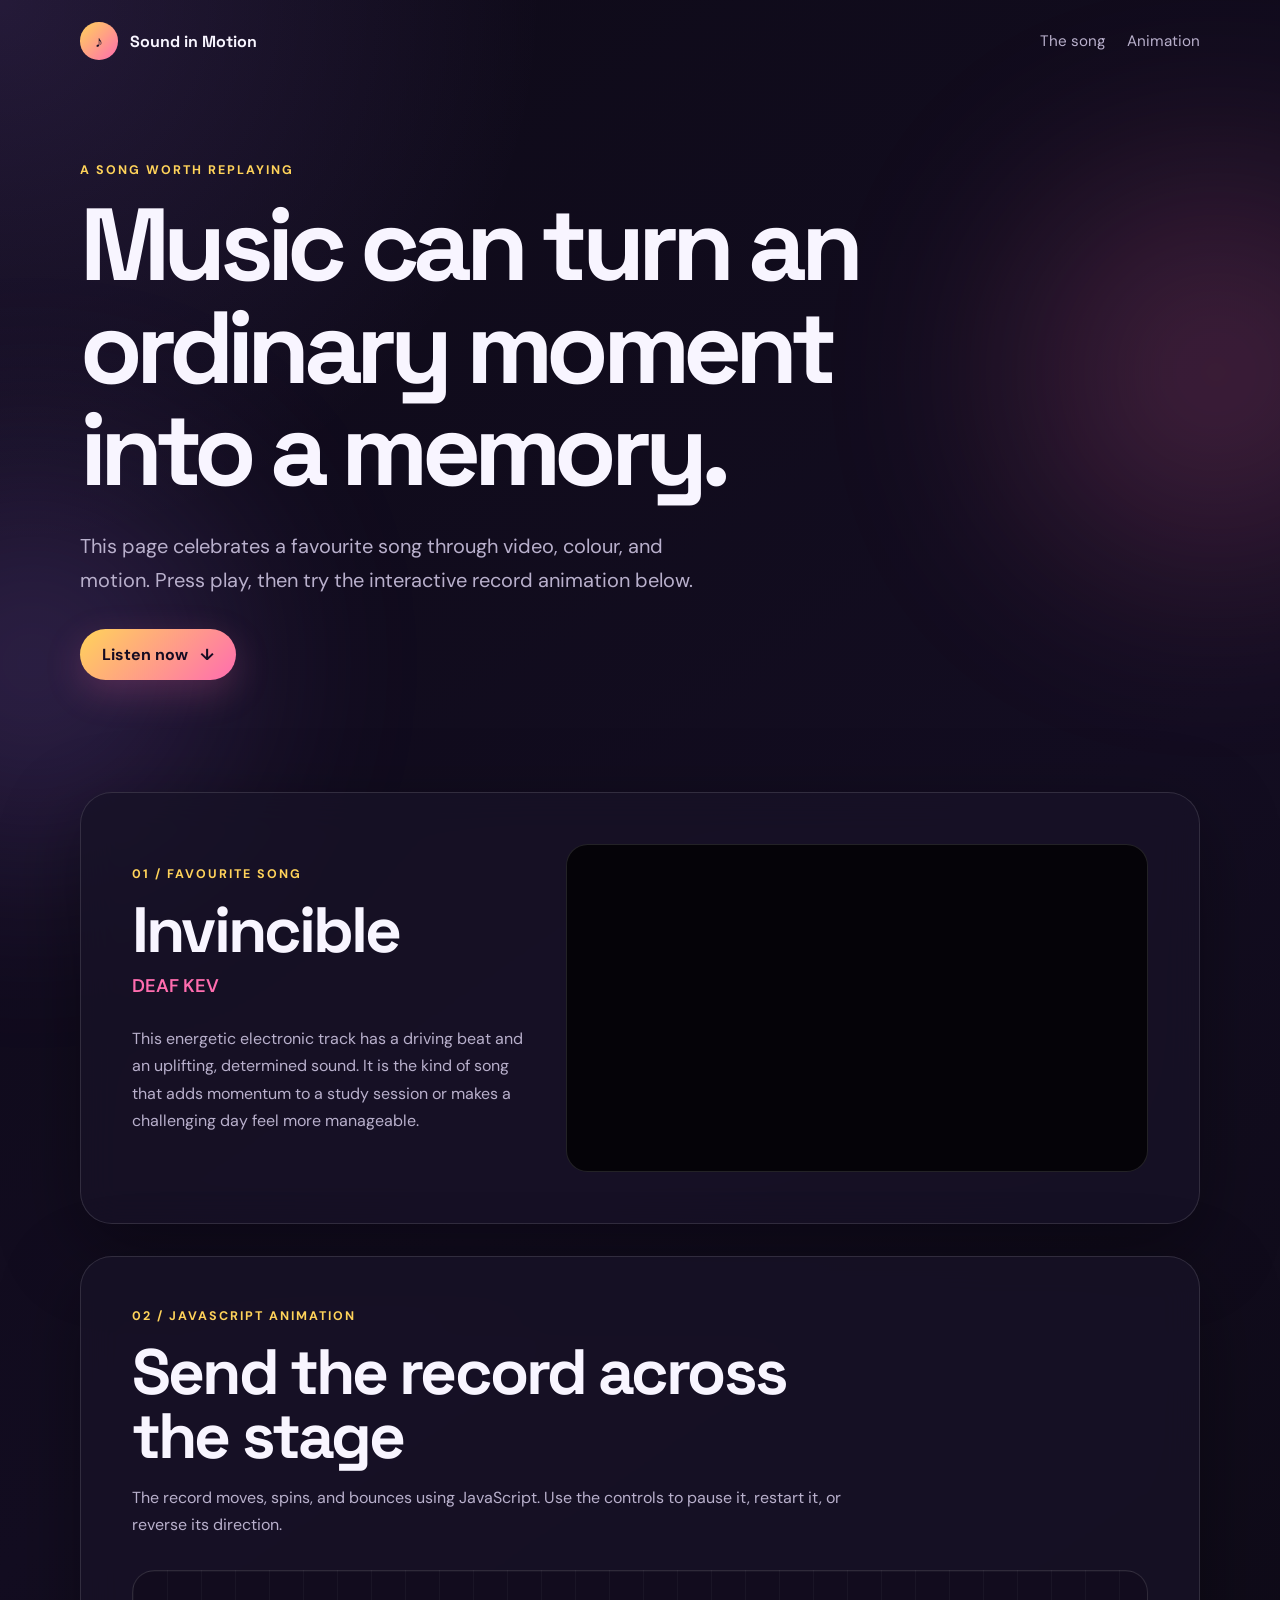
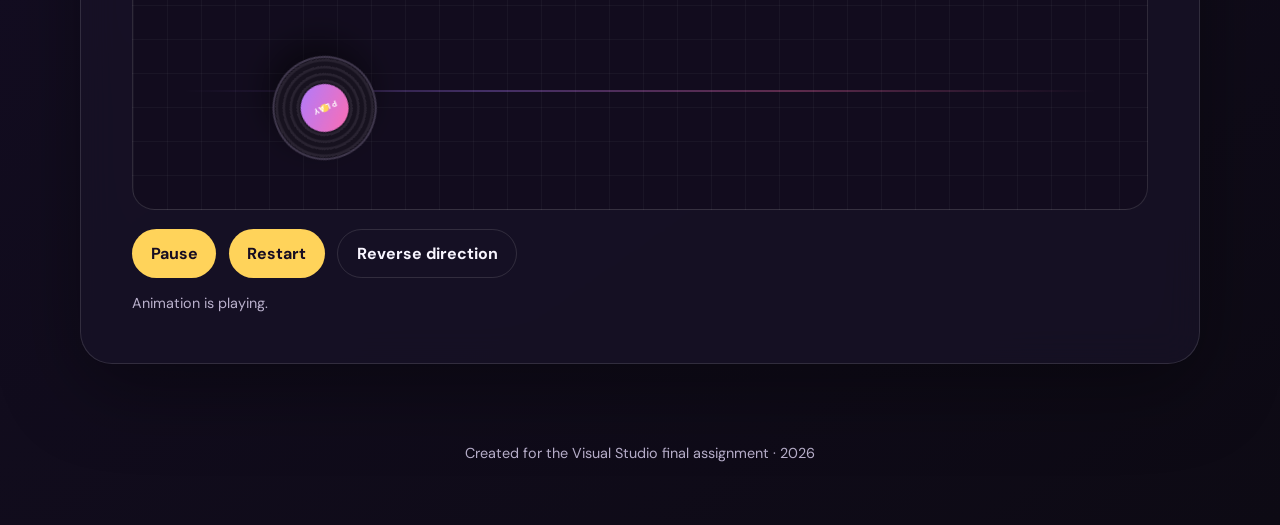
<file: wwwroot/index.html>
<!doctype html>
<html lang="en">
  <head>
    <meta charset="UTF-8" />
    <meta name="viewport" content="width=device-width, initial-scale=1.0" />
    <meta
      name="description"
      content="A music-themed webpage featuring an embedded YouTube video and an interactive JavaScript animation."
    />
    <title>Sound in Motion | My Favourite Song</title>
    <link rel="preconnect" href="https://fonts.googleapis.com" />
    <link rel="preconnect" href="https://fonts.gstatic.com" crossorigin />
    <link
      href="https://fonts.googleapis.com/css2?family=DM+Sans:wght@400;500;600;700&amp;family=Space+Grotesk:wght@500;600;700&amp;display=swap"
      rel="stylesheet"
    />
    <link rel="stylesheet" href="styles.css" />
  </head>
  <body>
    <div class="page-glow page-glow-one" aria-hidden="true"></div>
    <div class="page-glow page-glow-two" aria-hidden="true"></div>

    <header class="site-header">
      <a class="brand" href="#top" aria-label="Sound in Motion home">
        <span class="brand-mark" aria-hidden="true">♪</span>
        <span>Sound in Motion</span>
      </a>
      <nav aria-label="Main navigation">
        <a href="#song">The song</a>
        <a href="#animation">Animation</a>
      </nav>
    </header>

    <main id="top">
      <section class="hero" aria-labelledby="hero-title">
        <p class="eyebrow">A song worth replaying</p>
        <h1 id="hero-title">Music can turn an ordinary moment into a memory.</h1>
        <p class="hero-copy">
          This page celebrates a favourite song through video, colour, and motion.
          Press play, then try the interactive record animation below.
        </p>
        <a class="primary-button" href="#song">Listen now <span aria-hidden="true">↓</span></a>
      </section>

      <section class="song-card" id="song" aria-labelledby="song-title">
        <div class="song-intro">
          <p class="section-number">01 / Favourite song</p>
          <h2 id="song-title">Invincible</h2>
          <p class="artist">DEAF KEV</p>
          <p>
            This energetic electronic track has a driving beat and an uplifting,
            determined sound. It is the kind of song that adds momentum to a study
            session or makes a challenging day feel more manageable.
          </p>
        </div>

        <div class="video-frame">
          <iframe
            src="https://www.youtube.com/embed/J2X5mJ3HDYE?rel=0"
            title="Invincible by DEAF KEV on YouTube"
            loading="lazy"
            allow="accelerometer; autoplay; clipboard-write; encrypted-media; gyroscope; picture-in-picture; web-share"
            referrerpolicy="strict-origin-when-cross-origin"
            allowfullscreen
          ></iframe>
        </div>
      </section>

      <section class="animation-section" id="animation" aria-labelledby="animation-title">
        <div class="section-heading">
          <p class="section-number">02 / JavaScript animation</p>
          <h2 id="animation-title">Send the record across the stage</h2>
          <p>
            The record moves, spins, and bounces using JavaScript. Use the controls
            to pause it, restart it, or reverse its direction.
          </p>
        </div>

        <div class="animation-stage" id="animationStage">
          <div class="trail" aria-hidden="true"></div>
          <div class="record" id="record" role="img" aria-label="Animated vinyl record">
            <div class="record-ring"></div>
            <div class="record-label">PLAY</div>
          </div>
        </div>

        <div class="controls" aria-label="Animation controls">
          <button class="control-button" id="pauseButton" type="button">Pause</button>
          <button class="control-button" id="restartButton" type="button">Restart</button>
          <button class="control-button secondary" id="directionButton" type="button">
            Reverse direction
          </button>
        </div>
        <p class="status" id="animationStatus" aria-live="polite">Animation is playing.</p>
      </section>
    </main>

    <footer>
      <p>Created for the Visual Studio final assignment · <span id="year"></span></p>
    </footer>

    <script src="script.js"></script>
  </body>
</html>
</file>
<file: wwwroot/styles.css>
:root {
  --ink: #f8f5ff;
  --muted: #b9b0cc;
  --panel: rgba(24, 18, 39, 0.78);
  --panel-strong: #21182f;
  --line: rgba(255, 255, 255, 0.12);
  --purple: #ad7bff;
  --pink: #ff6daf;
  --yellow: #ffd35a;
  --bg: #0e0a18;
  --shadow: 0 24px 80px rgba(0, 0, 0, 0.36);
}

* {
  box-sizing: border-box;
}

html {
  scroll-behavior: smooth;
}

body {
  min-height: 100vh;
  margin: 0;
  overflow-x: hidden;
  color: var(--ink);
  background:
    radial-gradient(circle at top left, rgba(173, 123, 255, 0.14), transparent 34rem),
    linear-gradient(145deg, #0e0a18 0%, #130d21 52%, #0d0a14 100%);
  font-family: "DM Sans", sans-serif;
}

a {
  color: inherit;
}

.page-glow {
  position: fixed;
  z-index: -1;
  width: 24rem;
  height: 24rem;
  border-radius: 50%;
  filter: blur(110px);
  opacity: 0.2;
  pointer-events: none;
}

.page-glow-one {
  top: 20%;
  right: -8rem;
  background: var(--pink);
}

.page-glow-two {
  bottom: 5%;
  left: -10rem;
  background: var(--purple);
}

.site-header {
  display: flex;
  align-items: center;
  justify-content: space-between;
  width: min(1120px, calc(100% - 2rem));
  margin: 0 auto;
  padding: 1.4rem 0;
}

.brand {
  display: inline-flex;
  gap: 0.75rem;
  align-items: center;
  text-decoration: none;
  font-family: "Space Grotesk", sans-serif;
  font-weight: 700;
}

.brand-mark {
  display: grid;
  width: 2.35rem;
  height: 2.35rem;
  place-items: center;
  border-radius: 50%;
  color: #170e25;
  background: linear-gradient(135deg, var(--yellow), var(--pink));
}

nav {
  display: flex;
  gap: 1.4rem;
}

nav a {
  color: var(--muted);
  font-size: 0.95rem;
  text-decoration: none;
}

nav a:hover,
nav a:focus-visible {
  color: var(--ink);
}

main,
footer {
  width: min(1120px, calc(100% - 2rem));
  margin-inline: auto;
}

.hero {
  display: grid;
  min-height: 68vh;
  align-content: center;
  padding: 5rem 0 7rem;
}

.eyebrow,
.section-number {
  margin: 0 0 1rem;
  color: var(--yellow);
  font-size: 0.78rem;
  font-weight: 700;
  letter-spacing: 0.16em;
  text-transform: uppercase;
}

h1,
h2 {
  margin: 0;
  font-family: "Space Grotesk", sans-serif;
  line-height: 1;
}

h1 {
  max-width: 900px;
  font-size: clamp(3rem, 8vw, 6.7rem);
  letter-spacing: -0.065em;
}

h2 {
  font-size: clamp(2.2rem, 5vw, 4rem);
  letter-spacing: -0.045em;
}

.hero-copy {
  max-width: 650px;
  margin: 1.7rem 0 2rem;
  color: var(--muted);
  font-size: clamp(1.05rem, 2vw, 1.25rem);
  line-height: 1.7;
}

.primary-button,
.control-button {
  border: 0;
  border-radius: 999px;
  font: inherit;
  font-weight: 700;
  cursor: pointer;
}

.primary-button {
  display: inline-flex;
  width: max-content;
  gap: 0.8rem;
  align-items: center;
  padding: 0.95rem 1.35rem;
  color: #160c22;
  background: linear-gradient(135deg, var(--yellow), var(--pink));
  text-decoration: none;
  box-shadow: 0 12px 36px rgba(255, 109, 175, 0.22);
}

.song-card,
.animation-section {
  border: 1px solid var(--line);
  border-radius: 2rem;
  background: var(--panel);
  box-shadow: var(--shadow);
  backdrop-filter: blur(18px);
}

.song-card {
  display: grid;
  grid-template-columns: 0.85fr 1.25fr;
  gap: 2.4rem;
  padding: clamp(1.3rem, 4vw, 3.25rem);
}

.song-intro {
  align-self: center;
}

.song-intro > p:not(.section-number, .artist, .personal-note),
.section-heading > p:not(.section-number) {
  color: var(--muted);
  line-height: 1.7;
}

.artist {
  margin: 0.75rem 0 1.7rem;
  color: var(--pink);
  font-size: 1.15rem;
  font-weight: 600;
}

.personal-note {
  margin-top: 1.5rem;
  padding: 0.9rem 1rem;
  border-left: 3px solid var(--yellow);
  color: #e9ddad;
  background: rgba(255, 211, 90, 0.07);
  font-size: 0.9rem;
  line-height: 1.55;
}

.video-frame {
  position: relative;
  overflow: hidden;
  aspect-ratio: 16 / 9;
  border: 1px solid var(--line);
  border-radius: 1.35rem;
  background: #050308;
}

.video-frame iframe {
  position: absolute;
  inset: 0;
  width: 100%;
  height: 100%;
  border: 0;
}

.animation-section {
  margin: 2rem 0 5rem;
  padding: clamp(1.3rem, 4vw, 3.25rem);
}

.section-heading {
  max-width: 720px;
  margin-bottom: 2rem;
}

.animation-stage {
  position: relative;
  height: 240px;
  overflow: hidden;
  border: 1px solid var(--line);
  border-radius: 1.4rem;
  background:
    linear-gradient(rgba(255, 255, 255, 0.035) 1px, transparent 1px),
    linear-gradient(90deg, rgba(255, 255, 255, 0.035) 1px, transparent 1px),
    #120c1e;
  background-size: 34px 34px;
}

.trail {
  position: absolute;
  top: 50%;
  left: 5%;
  width: 90%;
  height: 2px;
  background: linear-gradient(90deg, transparent, var(--purple), var(--pink), transparent);
  opacity: 0.32;
}

.record {
  position: absolute;
  top: 68px;
  left: 0;
  display: grid;
  width: 104px;
  height: 104px;
  place-items: center;
  border: 2px solid #40384d;
  border-radius: 50%;
  background:
    repeating-radial-gradient(circle, #17121f 0 4px, #292331 5px 7px),
    #17121f;
  box-shadow: 0 16px 35px rgba(0, 0, 0, 0.5);
  will-change: transform;
}

.record-ring {
  position: absolute;
  width: 48px;
  height: 48px;
  border-radius: 50%;
  background: linear-gradient(135deg, var(--pink), var(--purple));
}

.record-ring::after {
  position: absolute;
  top: 50%;
  left: 50%;
  width: 8px;
  height: 8px;
  border-radius: 50%;
  background: var(--yellow);
  content: "";
  transform: translate(-50%, -50%);
}

.record-label {
  z-index: 1;
  color: white;
  font-size: 0.52rem;
  font-weight: 700;
  letter-spacing: 0.16em;
}

.controls {
  display: flex;
  flex-wrap: wrap;
  gap: 0.8rem;
  margin-top: 1.2rem;
}

.control-button {
  padding: 0.8rem 1.15rem;
  color: #160c22;
  background: var(--yellow);
}

.control-button.secondary {
  border: 1px solid var(--line);
  color: var(--ink);
  background: transparent;
}

.control-button:hover,
.control-button:focus-visible,
.primary-button:hover,
.primary-button:focus-visible {
  transform: translateY(-2px);
}

.status {
  margin: 1rem 0 0;
  color: var(--muted);
  font-size: 0.9rem;
}

footer {
  padding: 0 0 3rem;
  color: var(--muted);
  text-align: center;
  font-size: 0.9rem;
}

@media (max-width: 760px) {
  nav {
    display: none;
  }

  .hero {
    min-height: auto;
    padding: 5rem 0;
  }

  .song-card {
    grid-template-columns: 1fr;
  }

  .animation-stage {
    height: 210px;
  }

  .record {
    top: 56px;
    width: 92px;
    height: 92px;
  }
}

@media (prefers-reduced-motion: reduce) {
  html {
    scroll-behavior: auto;
  }

  .primary-button,
  .control-button {
    transition: none;
  }
}
</file>
